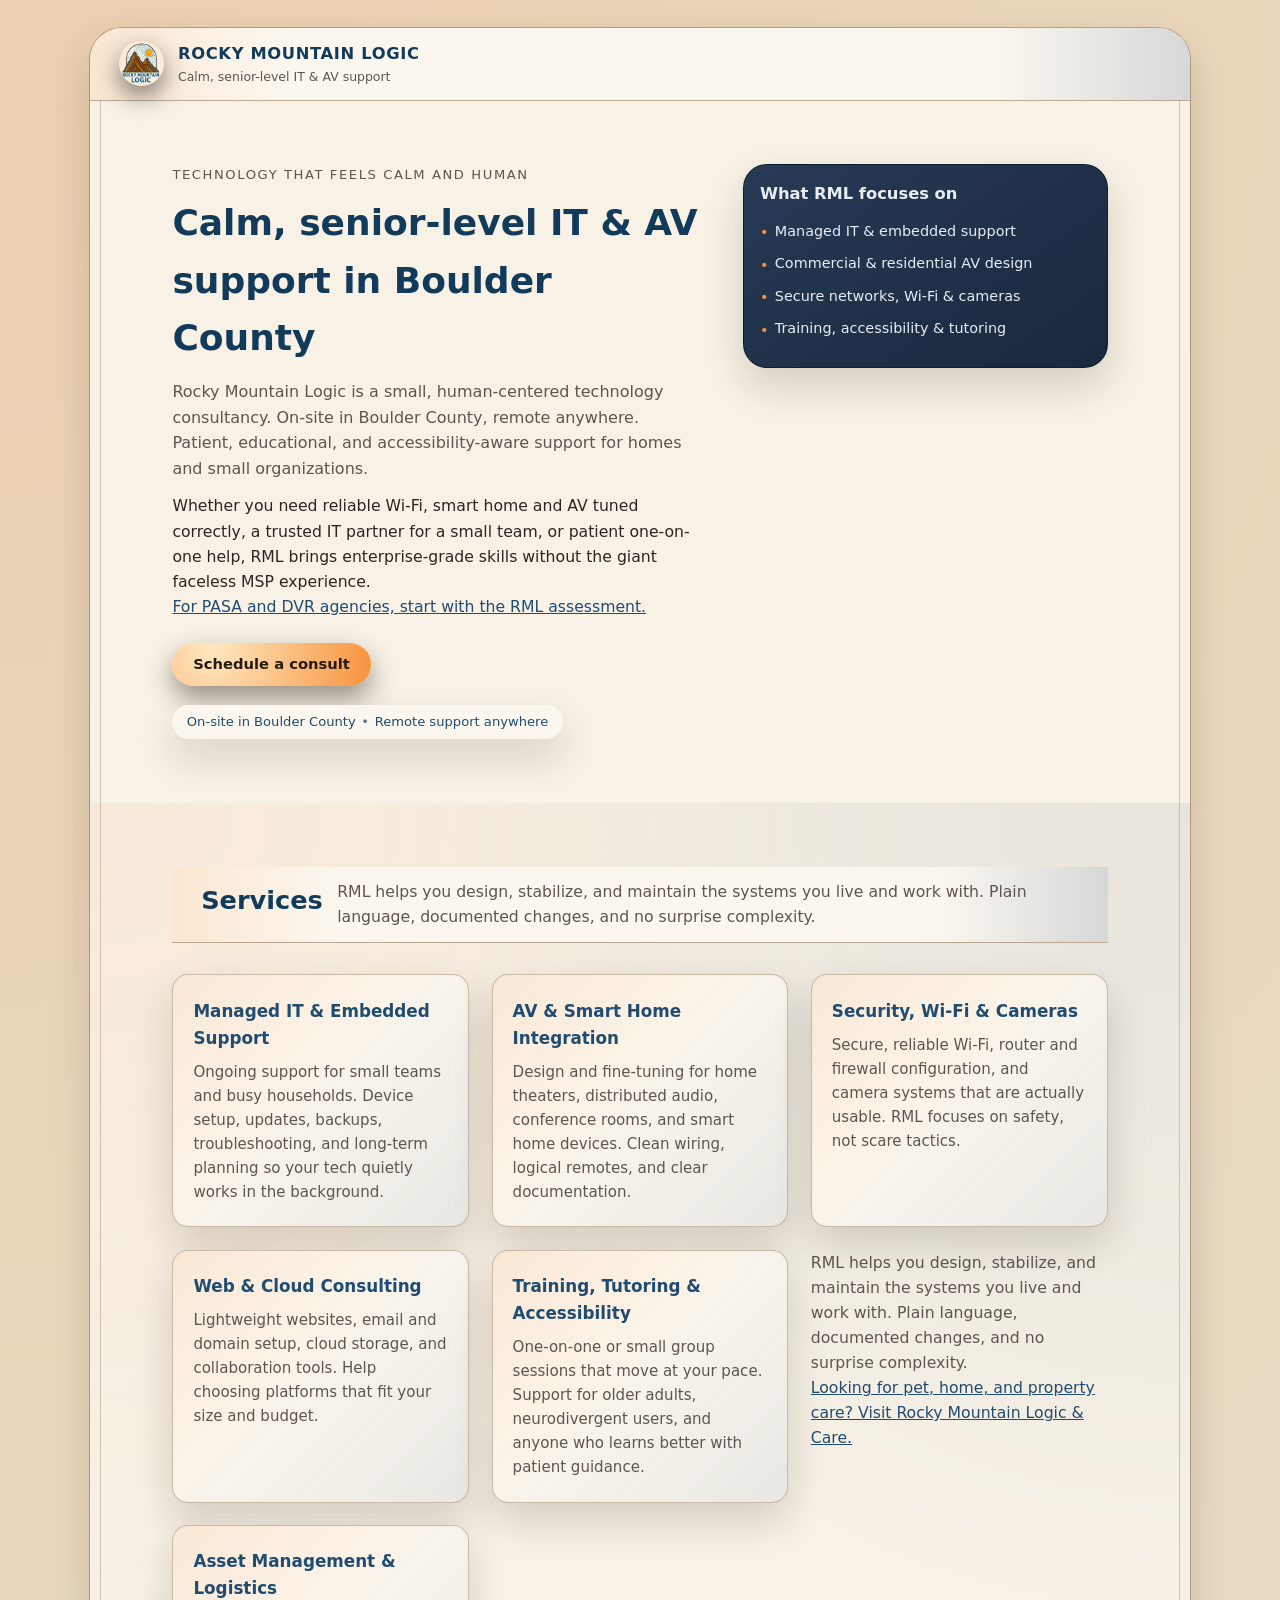
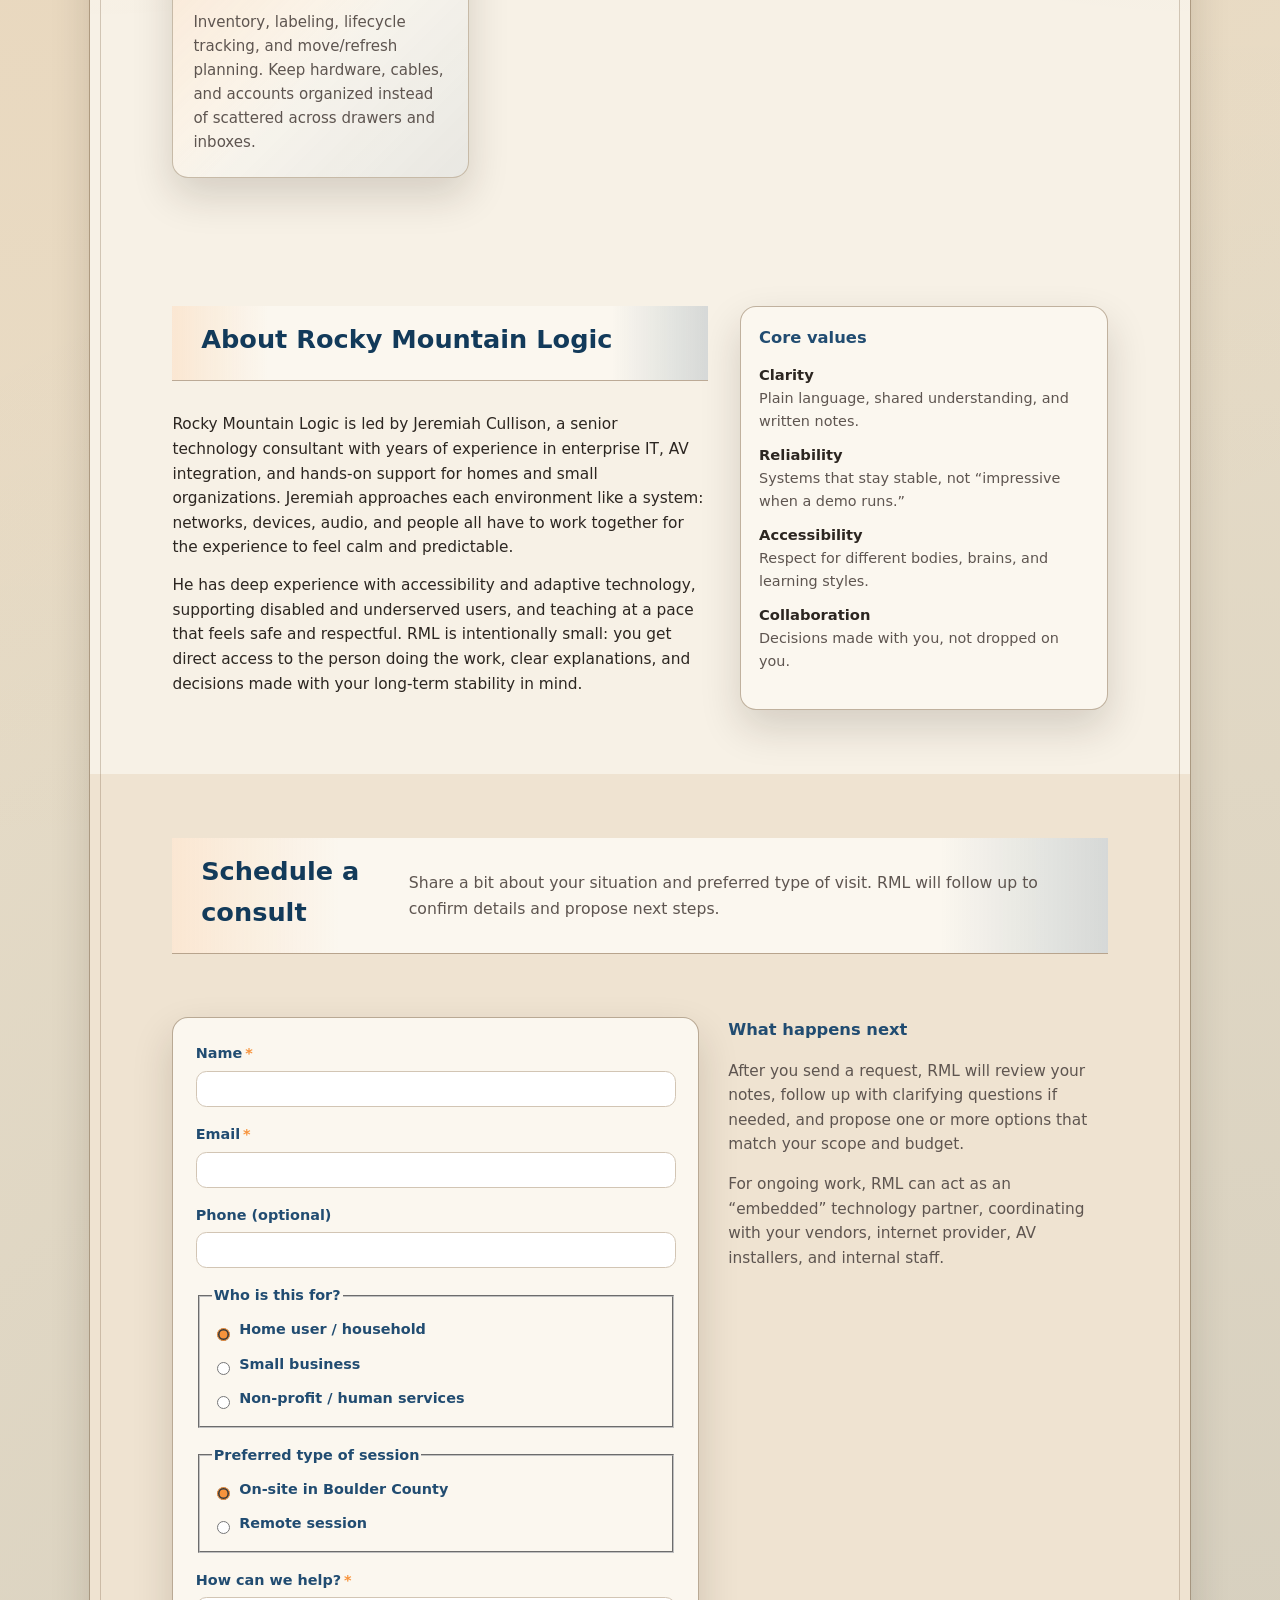
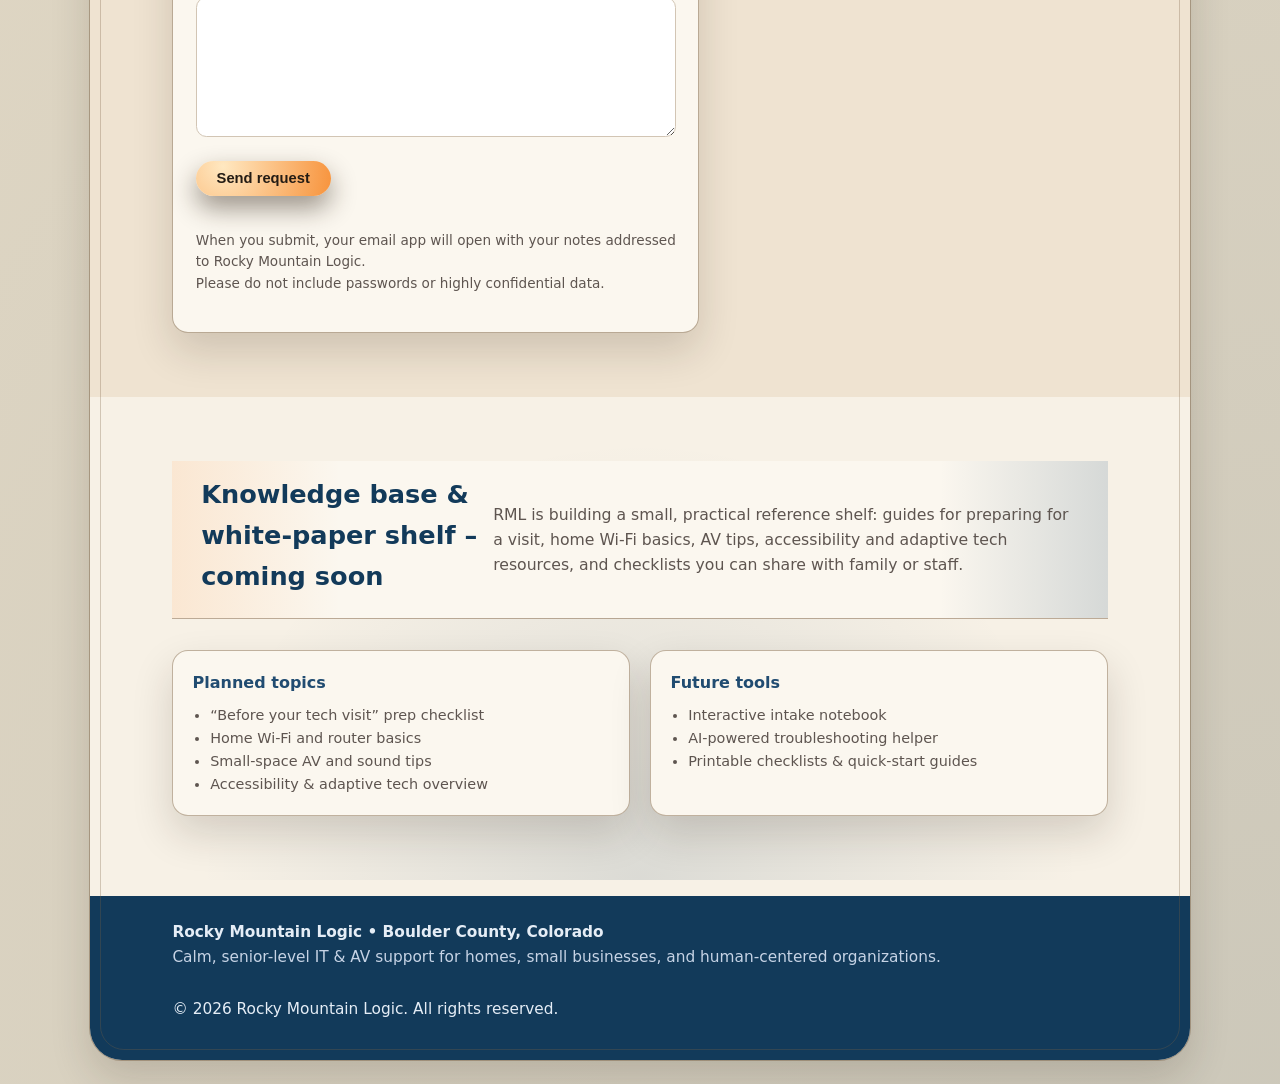
<file: index.html>
<!DOCTYPE html>
<html lang="en">
<head>
  <meta charset="UTF-8" />
  <meta name="viewport" content="width=device-width, initial-scale=1" />
  <title>Rocky Mountain Logic | Calm Senior-Level IT & AV Support</title>
  <meta name="description" content="Rocky Mountain Logic provides calm, senior-level IT and AV consulting, on-site in Boulder County and remote everywhere. Managed IT, AV integration, cybersecurity, training, and accessibility-focused support." />
  <link rel="stylesheet" href="css/styles.css" />
</head>
<body>
  <div class="page-frame">
    <a class="skip-link" href="#main-content">Skip to main content</a>

    <header>
      <img
        src="img/rml-logo-color-256.png"
        alt="Rocky Mountain Logic logo"
        class="logo-img"
      />
      <div class="brand-lines">
        <div class="brand-name">Rocky Mountain Logic</div>
        <div class="brand-tagline">Calm, senior-level IT &amp; AV support</div>
      </div>
    </header>

    <main id="main-content">
      <!-- HOME / HERO SECTION -->
      <section id="home" class="section hero" aria-labelledby="hero-heading" tabindex="-1">
        <div class="container hero-inner">
          <div class="hero-copy">
            <!-- HERO TEXT SAFE TO EDIT -->
            <p class="hero-eyebrow">Technology that feels calm and human</p>
            <h1 id="hero-heading">Calm, senior-level IT &amp; AV support in Boulder County</h1>
            <p class="hero-subtitle">
              Rocky Mountain Logic is a small, human-centered technology consultancy. On-site in Boulder County, remote anywhere. Patient, educational, and accessibility-aware support for homes and small organizations.
            </p>
            <p class="hero-body">
              Whether you need reliable Wi-Fi, smart home and AV tuned correctly, a trusted IT partner for a small team, or patient one-on-one help, RML brings enterprise-grade skills without the giant faceless MSP experience.
              <br />
              <a href="onboarding.html">For PASA and DVR agencies, start with the RML assessment.</a>
            </p>

            <div class="hero-actions">
              <a class="btn btn-primary" href="#contact">Schedule a consult</a>
            </div>

            <div class="hero-strip" aria-label="Service locations">
              <span>On-site in Boulder County</span>
              <span class="hero-dot" aria-hidden="true">•</span>
              <span>Remote support anywhere</span>
            </div>
          </div>

          <aside class="hero-aside" aria-label="At a glance">
            <!-- SAFE TO EDIT BULLETS -->
            <h2 class="hero-aside-heading">What RML focuses on</h2>
            <ul class="hero-list">
              <li>Managed IT & embedded support</li>
              <li>Commercial & residential AV design</li>
              <li>Secure networks, Wi-Fi & cameras</li>
              <li>Training, accessibility & tutoring</li>
            </ul>

            <!-- FUTURE: AI CHAT WIDGET INJECTION POINT -->
            <!-- 
              TODO: Inject AI chat widget script here (e.g., custom LLM assistant).
              The widget container can live inside this aside or below the hero.
            -->
          </aside>
        </div>
      </section>

      <!-- SERVICES SECTION -->
      <section id="services" class="section services" aria-labelledby="services-heading" tabindex="-1">
        <div class="container">
          <!-- SECTION TITLE TEXT SAFE TO EDIT -->
          <header class="section-header">
            <h2 id="services-heading">Services</h2>
            <p class="section-intro">
              RML helps you design, stabilize, and maintain the systems you live and work with. Plain language, documented changes, and no surprise complexity.
            </p>
          </header>

          <div class="services-grid" aria-label="Service list">
            <!-- SERVICE TILE: SAFE TO ADD/REMOVE/COPY -->
            <article class="service-card">
              <h3>Managed IT & Embedded Support</h3>
              <p>
                Ongoing support for small teams and busy households. Device setup, updates, backups, troubleshooting, and long-term planning so your tech quietly works in the background.
              </p>
            </article>

            <article class="service-card">
              <h3>AV & Smart Home Integration</h3>
              <p>
                Design and fine-tuning for home theaters, distributed audio, conference rooms, and smart home devices. Clean wiring, logical remotes, and clear documentation.
              </p>
            </article>

            <article class="service-card">
              <h3>Security, Wi-Fi & Cameras</h3>
              <p>
                Secure, reliable Wi-Fi, router and firewall configuration, and camera systems that are actually usable. RML focuses on safety, not scare tactics.
              </p>
            </article>

            <article class="service-card">
              <h3>Web & Cloud Consulting</h3>
              <p>
                Lightweight websites, email and domain setup, cloud storage, and collaboration tools. Help choosing platforms that fit your size and budget.
              </p>
            </article>

            <article class="service-card">
              <h3>Training, Tutoring & Accessibility</h3>
              <p>
                One-on-one or small group sessions that move at your pace. Support for older adults, neurodivergent users, and anyone who learns better with patient guidance.
              </p>
            </article>
<p class="section-intro">
  RML helps you design, stabilize, and maintain the systems you live and work with.
  Plain language, documented changes, and no surprise complexity.
  <br />
  <a href="care.html">Looking for pet, home, and property care? Visit Rocky Mountain Logic &amp; Care.</a>
</p>
            <article class="service-card">
              <h3>Asset Management & Logistics</h3>
              <p>
                Inventory, labeling, lifecycle tracking, and move/refresh planning. Keep hardware, cables, and accounts organized instead of scattered across drawers and inboxes.
              </p>
            </article>
          </div>
        </div>
      </section>

      <!-- ABOUT SECTION -->
      <section id="about" class="section about" aria-labelledby="about-heading" tabindex="-1">
        <div class="container about-inner">
          <div class="about-main">
            <!-- BIO TEXT SAFE TO EDIT -->
            <header class="section-header">
              <h2 id="about-heading">About Rocky Mountain Logic</h2>
            </header>
            <p>
              Rocky Mountain Logic is led by Jeremiah Cullison, a senior technology consultant with years of experience in enterprise IT, AV integration, and hands-on support for homes and small organizations.
              Jeremiah approaches each environment like a system: networks, devices, audio, and people all have to work together for the experience to feel calm and predictable.
            </p>
            <p>
              He has deep experience with accessibility and adaptive technology, supporting disabled and underserved users, and teaching at a pace that feels safe and respectful. RML is intentionally small:
              you get direct access to the person doing the work, clear explanations, and decisions made with your long-term stability in mind.
            </p>
          </div>

          <aside class="about-aside" aria-label="Core values">
            <!-- VALUES LIST SAFE TO EDIT -->
            <h3>Core values</h3>
            <ul class="values-list">
              <li><span class="value-label">Clarity</span><span class="value-desc">Plain language, shared understanding, and written notes.</span></li>
              <li><span class="value-label">Reliability</span><span class="value-desc">Systems that stay stable, not “impressive when a demo runs.”</span></li>
              <li><span class="value-label">Accessibility</span><span class="value-desc">Respect for different bodies, brains, and learning styles.</span></li>
              <li><span class="value-label">Collaboration</span><span class="value-desc">Decisions made with you, not dropped on you.</span></li>
            </ul>
          </aside>
        </div>
      </section>

      <!-- CONTACT / SIMPLE SCHEDULING SECTION -->
      <section id="contact" class="section contact" aria-labelledby="contact-heading" tabindex="-1">
        <div class="container contact-inner">
          <header class="section-header">
            <!-- CONTACT TEXT SAFE TO EDIT -->
            <h2 id="contact-heading">Schedule a consult</h2>
            <p class="section-intro">
              Share a bit about your situation and preferred type of visit. RML will follow up to confirm details and propose next steps.
            </p>
          </header>

          <div class="contact-layout">
            <form
              id="contact-form"
              class="contact-form"
              action="mailto:info@rockymountainlogic.co?subject=New%20RML%20consult%20request"
              method="post"
              enctype="text/plain"
              novalidate
            >
              <!--
                NOTE:
                This form uses a mailto: action so that submissions open the visitor's email app
                with the form content addressed to info@rockymountainlogic.co.
                No third-party service is involved; the user sends the email directly.
              -->

              <div class="field-group">
                <label for="name">Name<span class="required-indicator" aria-hidden="true">*</span></label>
                <input type="text" id="name" name="Name" required autocomplete="name" />
              </div>

              <div class="field-group">
                <label for="email">Email<span class="required-indicator" aria-hidden="true">*</span></label>
                <input type="email" id="email" name="Email" required autocomplete="email" />
              </div>

              <div class="field-group">
                <label for="phone">Phone (optional)</label>
                <input type="tel" id="phone" name="Phone" autocomplete="tel" />
              </div>

              <fieldset class="field-group">
                <legend>Who is this for?</legend>
                <!-- SAFE TO EDIT OPTIONS -->
                <div class="choice-group">
                  <div class="choice-item">
                    <input type="radio" id="client-type-home" name="Client type" value="Home user / household" checked />
                    <label for="client-type-home">Home user / household</label>
                  </div>
                  <div class="choice-item">
                    <input type="radio" id="client-type-small-biz" name="Client type" value="Small business" />
                    <label for="client-type-small-biz">Small business</label>
                  </div>
                  <div class="choice-item">
                    <input type="radio" id="client-type-nonprofit" name="Client type" value="Non-profit / human services" />
                    <label for="client-type-nonprofit">Non-profit / human services</label>
                  </div>
                </div>
              </fieldset>

              <fieldset class="field-group">
                <legend>Preferred type of session</legend>
                <div class="choice-group">
                  <div class="choice-item">
                    <input type="radio" id="session-onsite" name="Session type" value="On-site in Boulder County" checked />
                    <label for="session-onsite">On-site in Boulder County</label>
                  </div>
                  <div class="choice-item">
                    <input type="radio" id="session-remote" name="Session type" value="Remote session" />
                    <label for="session-remote">Remote session</label>
                  </div>
                </div>
              </fieldset>

              <div class="field-group">
                <label for="message">How can we help?<span class="required-indicator" aria-hidden="true">*</span></label>
                <textarea id="message" name="Message" rows="5" required></textarea>
              </div>

              <button type="submit" class="btn btn-primary">Send request</button>

              <p id="form-status" class="form-status" role="status" aria-live="polite"></p>

              <p class="contact-note">
                When you submit, your email app will open with your notes addressed to Rocky Mountain Logic.<br />
                Please do not include passwords or highly confidential data.
              </p>
            </form>

            <aside class="contact-aside" aria-label="Alternative contact and future tools">
              <!-- SIDE TEXT SAFE TO EDIT -->
              <h3>What happens next</h3>
              <p>
                After you send a request, RML will review your notes, follow up with clarifying questions if needed, and propose one or more options that match your scope and budget.
              </p>
              <p>
                For ongoing work, RML can act as an “embedded” technology partner, coordinating with your vendors, internet provider, AV installers, and internal staff.
              </p>

              <!-- FUTURE: SCHEDULING / CALENDLY EMBED -->
              <!--
                TODO: Embed scheduling widget (e.g., Calendly or Cal.com) here.
                Example:
                <div id="scheduling-embed"></div>
                <script src="https://calendly.com/..." async></script>
              -->
            </aside>
          </div>
        </div>
      </section>

      <!-- KNOWLEDGE BASE COMING SOON -->
      <section id="knowledge-base" class="section knowledge-base" aria-labelledby="kb-heading" tabindex="-1">
        <div class="container">
          <header class="section-header">
            <!-- KB TEXT SAFE TO EDIT -->
            <h2 id="kb-heading">Knowledge base &amp; white-paper shelf – coming soon</h2>
            <p class="section-intro">
              RML is building a small, practical reference shelf: guides for preparing for a visit, home Wi-Fi basics, AV tips, accessibility and adaptive tech resources, and checklists you can share with family or staff.
            </p>
          </header>

          <div class="kb-cards">
            <article class="kb-card">
              <h3>Planned topics</h3>
              <ul>
                <li>“Before your tech visit” prep checklist</li>
                <li>Home Wi-Fi and router basics</li>
                <li>Small-space AV and sound tips</li>
                <li>Accessibility &amp; adaptive tech overview</li>
              </ul>
            </article>

            <article class="kb-card">
              <h3>Future tools</h3>
              <ul>
                <li>Interactive intake notebook</li>
                <li>AI-powered troubleshooting helper</li>
                <li>Printable checklists &amp; quick-start guides</li>
              </ul>
            </article>
          </div>

          <!-- FUTURE: INTAKE NOTEBOOK ENTRY POINT -->
          <!--
            TODO: Add “Open notebook” button and route it to a future app flow.
            This can mount a SPA or a dedicated intake subpage.
          -->
        </div>
      </section>
    </main>

    <footer class="site-footer">
      <div class="container footer-inner">
        <!-- FOOTER TEXT SAFE TO EDIT -->
        <div class="footer-main">
          <p class="footer-brand">Rocky Mountain Logic &bull; Boulder County, Colorado</p>
          <p class="footer-copy">
            Calm, senior-level IT &amp; AV support for homes, small businesses, and human-centered organizations.
          </p>
        </div>
        <div class="footer-meta">
          <p>&copy; <span id="year"></span> Rocky Mountain Logic. All rights reserved.</p>
        </div>
      </div>
    </footer>
  </div>

  <!-- FUTURE: GLOBAL CHAT WIDGET / ANALYTICS SCRIPTS -->
  <!--
    TODO: Insert analytics (privacy-respecting) or a global chat widget script here.
    Keep performance and accessibility in mind when adding third-party code.
  -->

  <script src="js/main.js"></script>
</body>
</html>
</file>
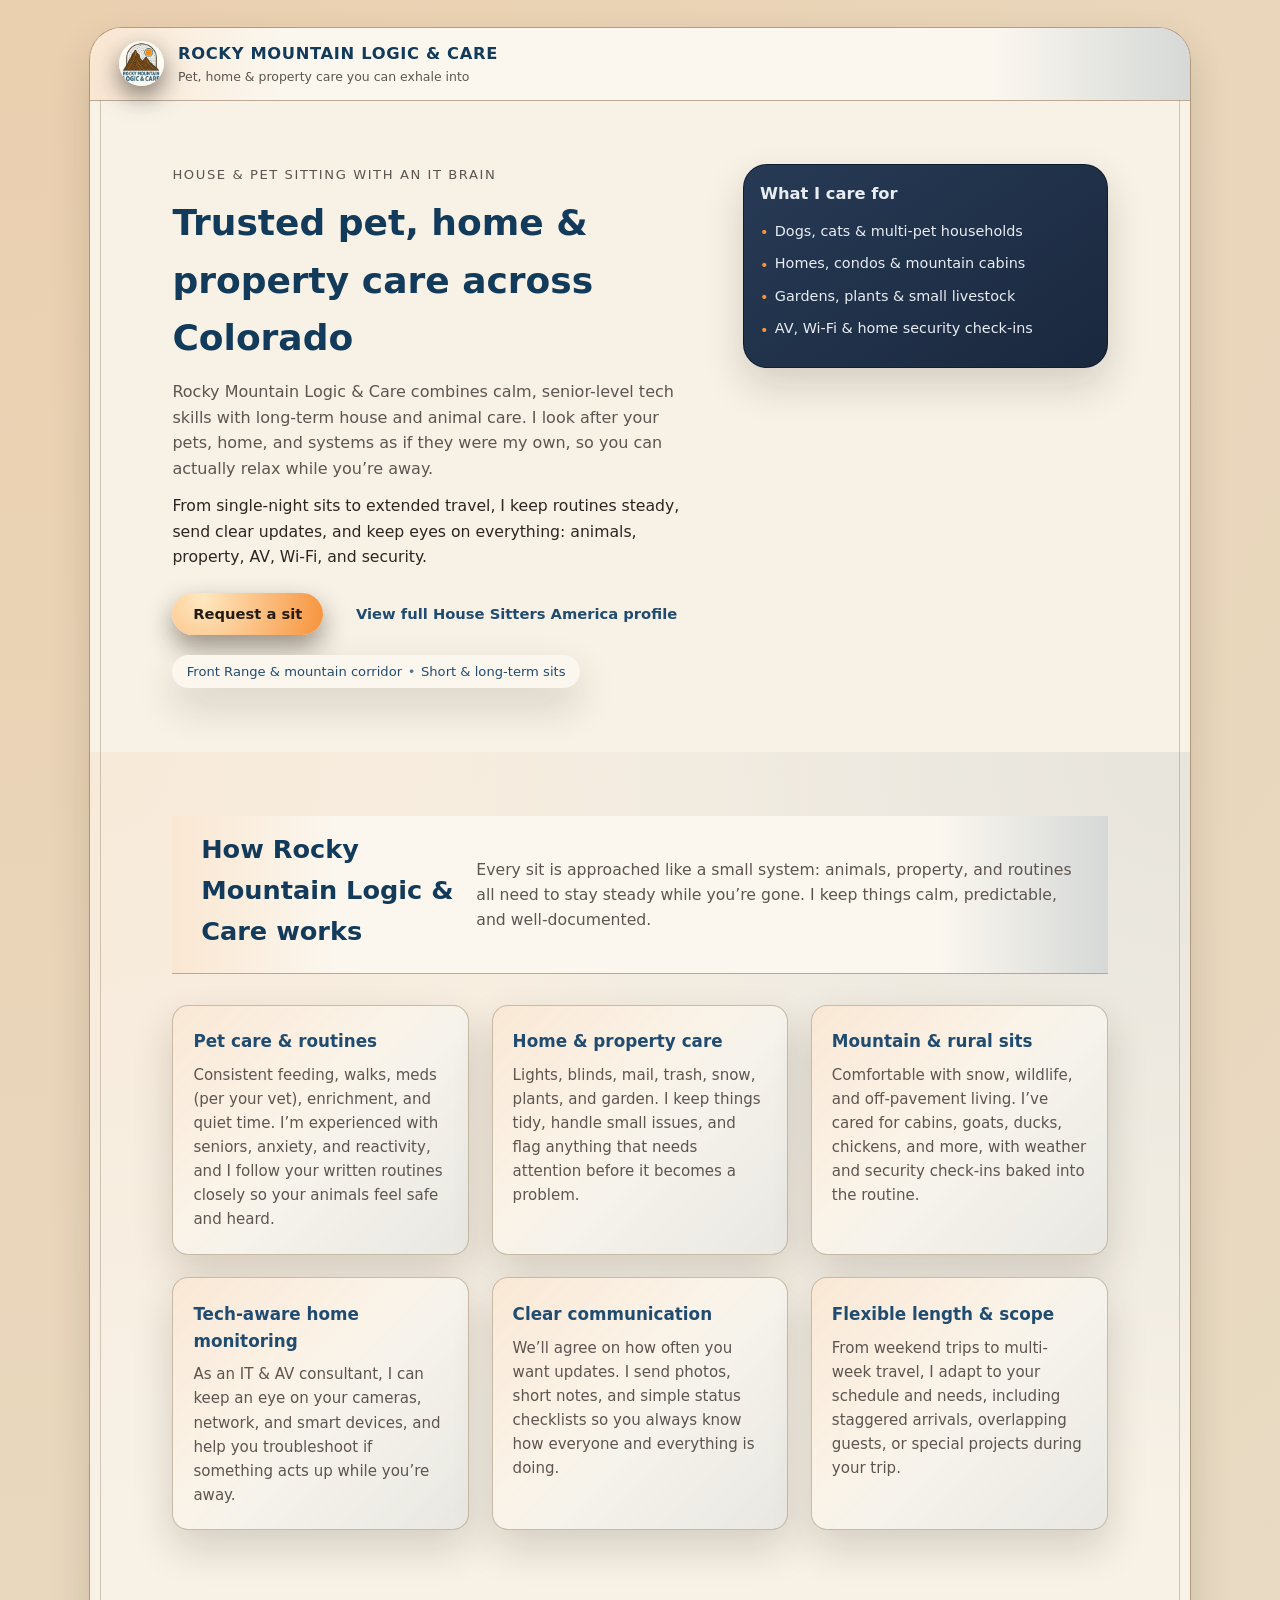
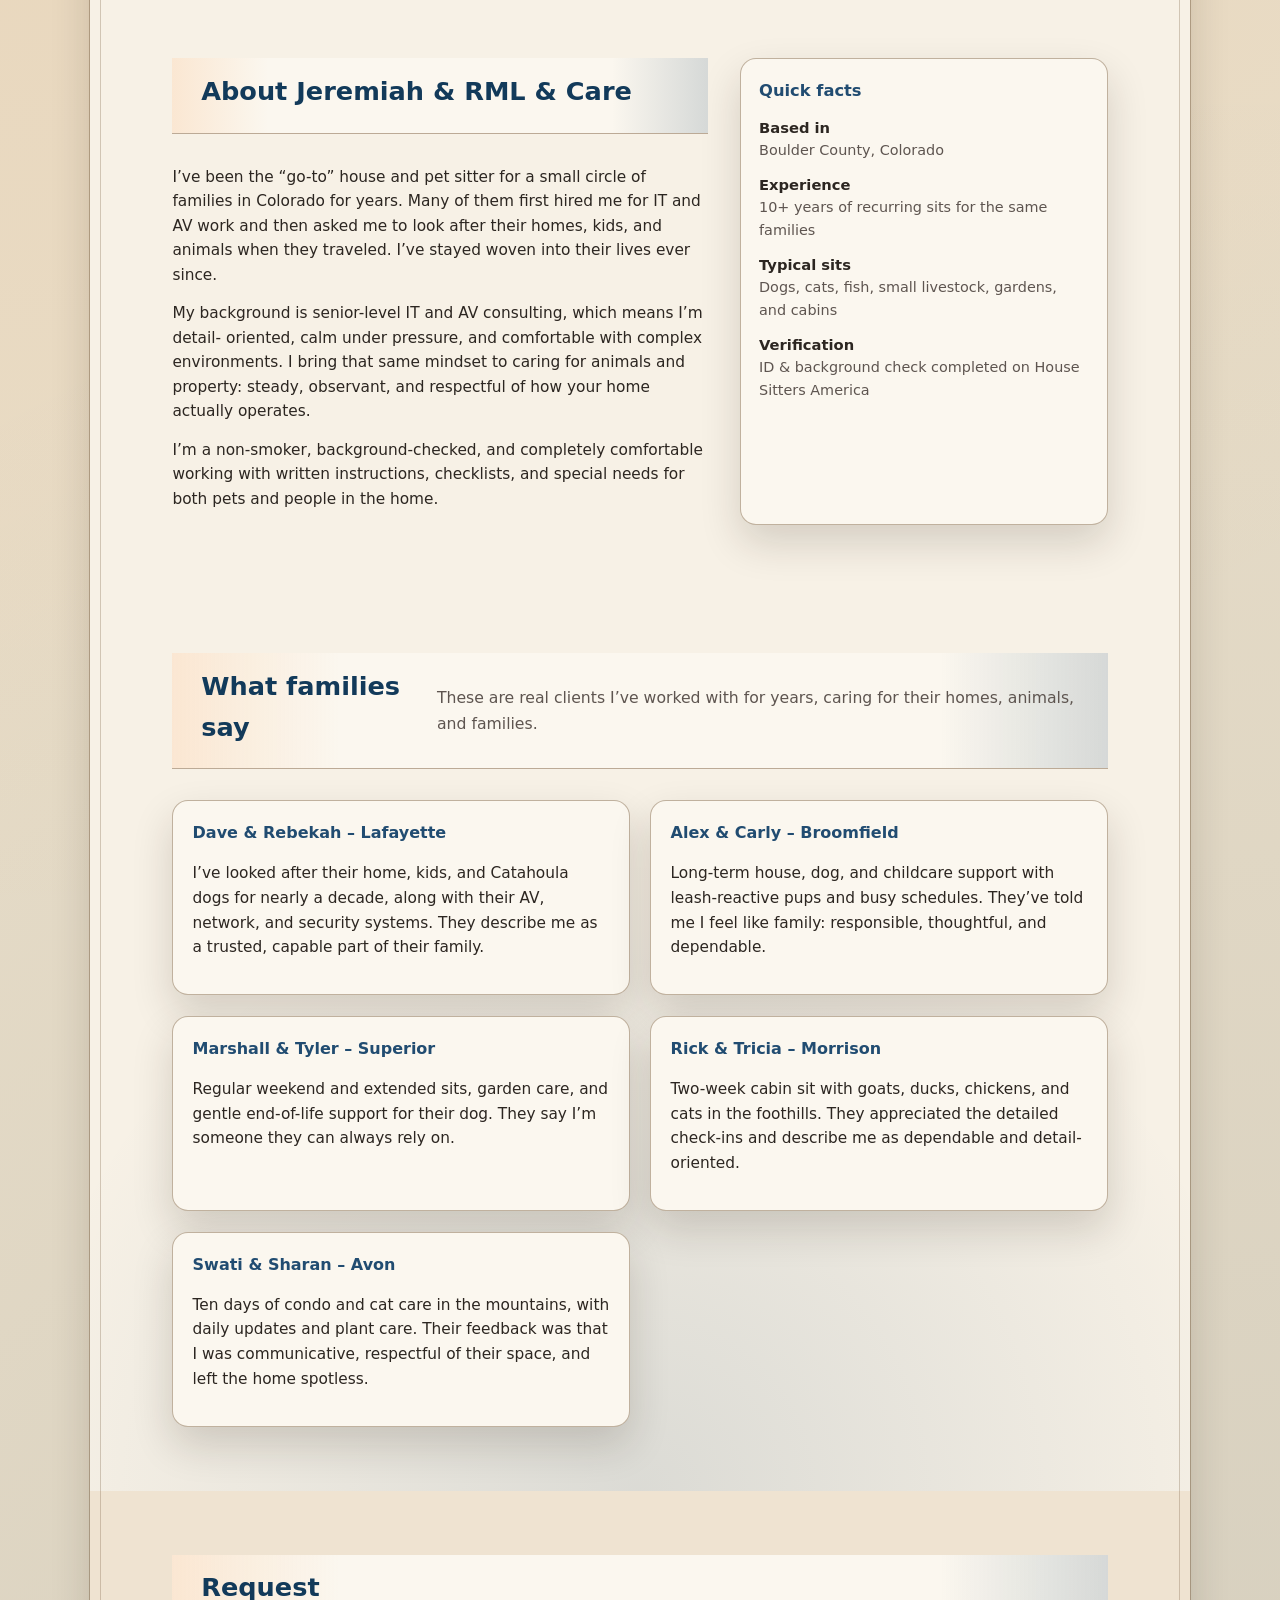
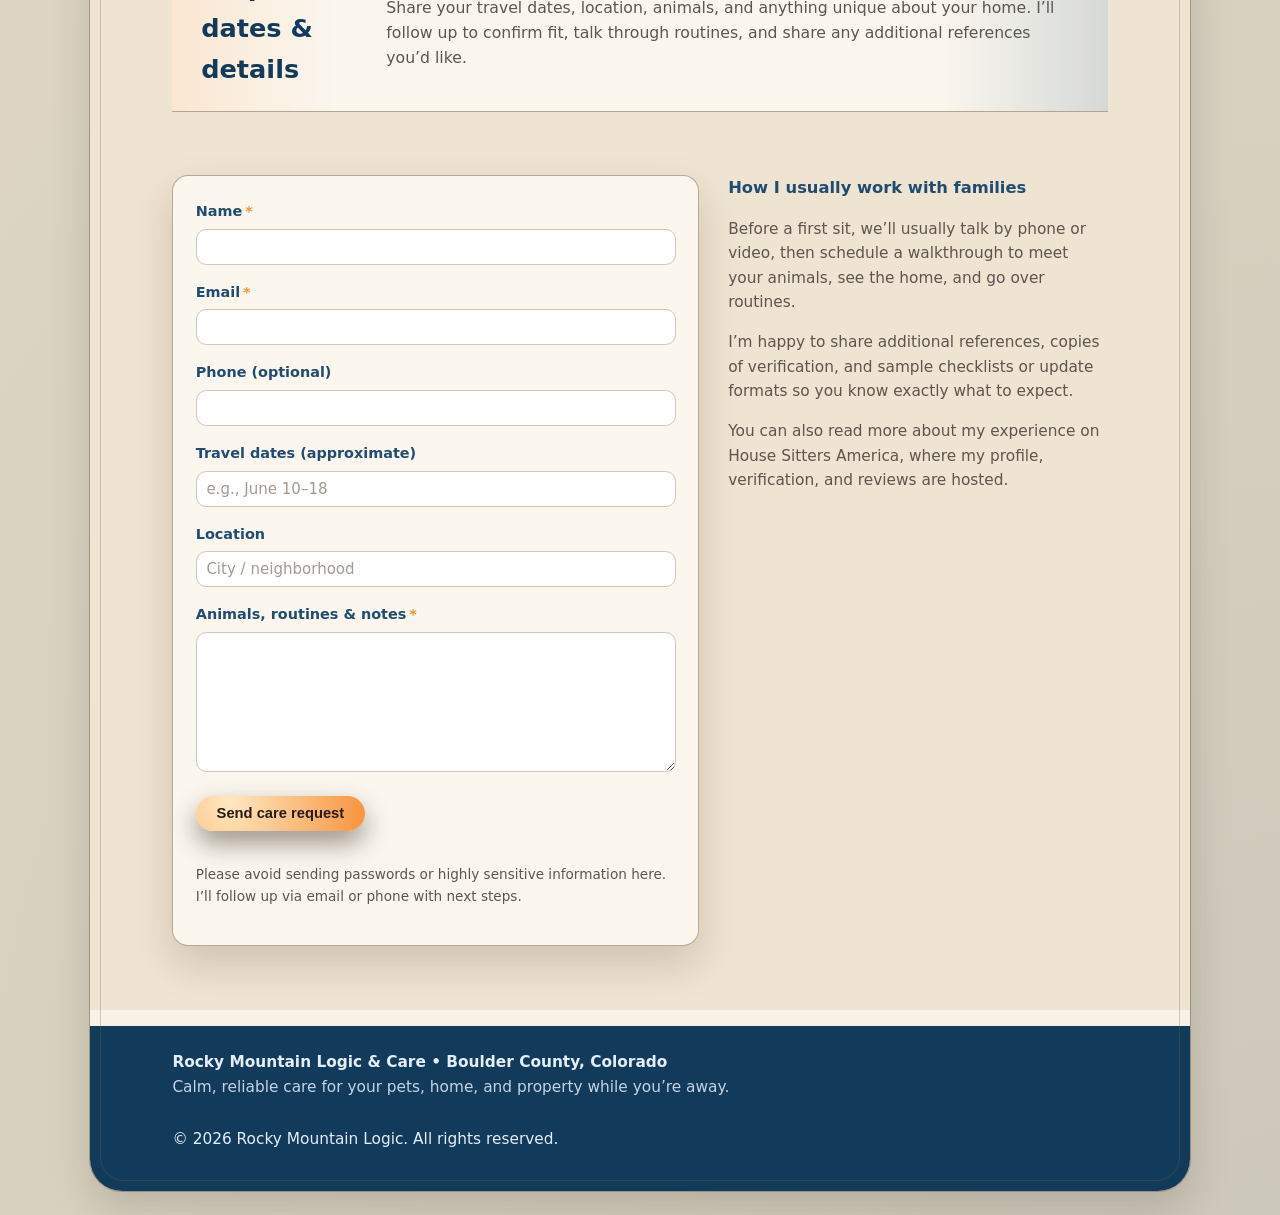
<file: care.html>
<!DOCTYPE html>
<html lang="en">
<head>
  <meta charset="UTF-8" />
  <meta name="viewport" content="width=device-width, initial-scale=1" />
  <title>Rocky Mountain Logic & Care | Trusted Pet, Home & Property Care</title>
  <meta name="description" content="Rocky Mountain Logic & Care provides trusted, long-term pet, home, and property care across Colorado. Thoughtful house-sitting, animal care, and property maintenance backed by years of references." />
  <link rel="stylesheet" href="css/styles.css" />
</head>
<body>
  <div class="page-frame">
    <a class="skip-link" href="#main-content">Skip to main content</a>

    <header>
      <!-- RML & CARE LOGO -->
      <img
        src="img/rml-logic-care-logo.png"
        alt="Rocky Mountain Logic & Care logo"
        class="logo-img"
      />
      <div class="brand-lines">
        <div class="brand-name">Rocky Mountain Logic &amp; Care</div>
        <div class="brand-tagline">Pet, home &amp; property care you can exhale into</div>
      </div>
    </header>

    <main id="main-content">
      <!-- HERO -->
      <section id="home" class="section hero" aria-labelledby="hero-heading" tabindex="-1">
        <div class="container hero-inner">
          <div class="hero-copy">
            <p class="hero-eyebrow">House &amp; pet sitting with an IT brain</p>
            <h1 id="hero-heading">Trusted pet, home &amp; property care across Colorado</h1>
            <p class="hero-subtitle">
              Rocky Mountain Logic &amp; Care combines calm, senior-level tech skills with
              long-term house and animal care. I look after your pets, home, and systems as if
              they were my own, so you can actually relax while you’re away.
            </p>
            <p class="hero-body">
              From single-night sits to extended travel, I keep routines steady, send clear
              updates, and keep eyes on everything: animals, property, AV, Wi-Fi, and security.
            </p>

            <div class="hero-actions">
              <a class="btn btn-primary" href="#contact">Request a sit</a>
              <a class="btn btn-link" href="https://www.housesittersamerica.com/house-sitter-pet-sitter/668222/jeremiah-trusted-property-pet-care" target="_blank" rel="noopener">
                View full House Sitters America profile
              </a>
            </div>

            <div class="hero-strip" aria-label="Service locations">
              <span>Front Range &amp; mountain corridor</span>
              <span class="hero-dot" aria-hidden="true">•</span>
              <span>Short &amp; long-term sits</span>
            </div>
          </div>

          <aside class="hero-aside" aria-label="At a glance">
            <h2 class="hero-aside-heading">What I care for</h2>
            <ul class="hero-list">
              <li>Dogs, cats &amp; multi-pet households</li>
              <li>Homes, condos &amp; mountain cabins</li>
              <li>Gardens, plants &amp; small livestock</li>
              <li>AV, Wi-Fi &amp; home security check-ins</li>
            </ul>
          </aside>
        </div>
      </section>

      <!-- SERVICES / OFFERINGS -->
      <section id="services" class="section services" aria-labelledby="services-heading" tabindex="-1">
        <div class="container">
          <header class="section-header">
            <h2 id="services-heading">How Rocky Mountain Logic &amp; Care works</h2>
            <p class="section-intro">
              Every sit is approached like a small system: animals, property, and routines
              all need to stay steady while you’re gone. I keep things calm, predictable,
              and well-documented.
            </p>
          </header>

          <div class="services-grid" aria-label="Service list">
            <article class="service-card">
              <h3>Pet care &amp; routines</h3>
              <p>
                Consistent feeding, walks, meds (per your vet), enrichment, and quiet time.
                I’m experienced with seniors, anxiety, and reactivity, and I follow your
                written routines closely so your animals feel safe and heard.
              </p>
            </article>

            <article class="service-card">
              <h3>Home &amp; property care</h3>
              <p>
                Lights, blinds, mail, trash, snow, plants, and garden. I keep things tidy,
                handle small issues, and flag anything that needs attention before it
                becomes a problem.
              </p>
            </article>

            <article class="service-card">
              <h3>Mountain &amp; rural sits</h3>
              <p>
                Comfortable with snow, wildlife, and off-pavement living. I’ve cared for
                cabins, goats, ducks, chickens, and more, with weather and security
                check-ins baked into the routine.
              </p>
            </article>

            <article class="service-card">
              <h3>Tech-aware home monitoring</h3>
              <p>
                As an IT &amp; AV consultant, I can keep an eye on your cameras, network,
                and smart devices, and help you troubleshoot if something acts up while
                you’re away.
              </p>
            </article>

            <article class="service-card">
              <h3>Clear communication</h3>
              <p>
                We’ll agree on how often you want updates. I send photos, short notes, and
                simple status checklists so you always know how everyone and everything is doing.
              </p>
            </article>

            <article class="service-card">
              <h3>Flexible length &amp; scope</h3>
              <p>
                From weekend trips to multi-week travel, I adapt to your schedule and
                needs, including staggered arrivals, overlapping guests, or special
                projects during your trip.
              </p>
            </article>
          </div>
        </div>
      </section>

      <!-- ABOUT -->
      <section id="about" class="section about" aria-labelledby="about-heading" tabindex="-1">
        <div class="container about-inner">
          <div class="about-main">
            <header class="section-header">
              <h2 id="about-heading">About Jeremiah &amp; RML &amp; Care</h2>
            </header>
            <p>
              I’ve been the “go-to” house and pet sitter for a small circle of families
              in Colorado for years. Many of them first hired me for IT and AV work and
              then asked me to look after their homes, kids, and animals when they
              traveled. I’ve stayed woven into their lives ever since.
            </p>
            <p>
              My background is senior-level IT and AV consulting, which means I’m detail-
              oriented, calm under pressure, and comfortable with complex environments.
              I bring that same mindset to caring for animals and property: steady,
              observant, and respectful of how your home actually operates.
            </p>
            <p>
              I’m a non-smoker, background-checked, and completely comfortable working with
              written instructions, checklists, and special needs for both pets and
              people in the home.
            </p>
          </div>

          <aside class="about-aside" aria-label="Quick facts">
            <h3>Quick facts</h3>
            <ul class="values-list">
              <li>
                <span class="value-label">Based in</span>
                <span class="value-desc">Boulder County, Colorado</span>
              </li>
              <li>
                <span class="value-label">Experience</span>
                <span class="value-desc">10+ years of recurring sits for the same families</span>
              </li>
              <li>
                <span class="value-label">Typical sits</span>
                <span class="value-desc">Dogs, cats, fish, small livestock, gardens, and cabins</span>
              </li>
              <li>
                <span class="value-label">Verification</span>
                <span class="value-desc">ID &amp; background check completed on House Sitters America</span>
              </li>
            </ul>
          </aside>
        </div>
      </section>

      <!-- TESTIMONIALS -->
      <section id="testimonials" class="section knowledge-base" aria-labelledby="testimonials-heading" tabindex="-1">
        <div class="container">
          <header class="section-header">
            <h2 id="testimonials-heading">What families say</h2>
            <p class="section-intro">
              These are real clients I’ve worked with for years, caring for their homes,
              animals, and families.
            </p>
          </header>

          <div class="kb-cards">
            <article class="kb-card">
              <h3>Dave &amp; Rebekah – Lafayette</h3>
              <p>
                I’ve looked after their home, kids, and Catahoula dogs for nearly a
                decade, along with their AV, network, and security systems. They describe
                me as a trusted, capable part of their family.
              </p>
            </article>

            <article class="kb-card">
              <h3>Alex &amp; Carly – Broomfield</h3>
              <p>
                Long-term house, dog, and childcare support with leash-reactive pups and
                busy schedules. They’ve told me I feel like family: responsible,
                thoughtful, and dependable.
              </p>
            </article>

            <article class="kb-card">
              <h3>Marshall &amp; Tyler – Superior</h3>
              <p>
                Regular weekend and extended sits, garden care, and gentle end-of-life
                support for their dog. They say I’m someone they can always rely on.
              </p>
            </article>

            <article class="kb-card">
              <h3>Rick &amp; Tricia – Morrison</h3>
              <p>
                Two-week cabin sit with goats, ducks, chickens, and cats in the
                foothills. They appreciated the detailed check-ins and describe me as
                dependable and detail-oriented.
              </p>
            </article>

            <article class="kb-card">
              <h3>Swati &amp; Sharan – Avon</h3>
              <p>
                Ten days of condo and cat care in the mountains, with daily updates and
                plant care. Their feedback was that I was communicative, respectful of
                their space, and left the home spotless.
              </p>
            </article>
          </div>
        </div>
      </section>

      <!-- CONTACT -->
      <section id="contact" class="section contact" aria-labelledby="contact-heading" tabindex="-1">
        <div class="container contact-inner">
          <header class="section-header">
            <h2 id="contact-heading">Request dates &amp; details</h2>
            <p class="section-intro">
              Share your travel dates, location, animals, and anything unique about your
              home. I’ll follow up to confirm fit, talk through routines, and share any
              additional references you’d like.
            </p>
          </header>

          <div class="contact-layout">
            <form id="contact-form" class="contact-form" action="#" method="post" novalidate>
              <div class="field-group">
                <label for="name">Name<span class="required-indicator" aria-hidden="true">*</span></label>
                <input type="text" id="name" name="name" required autocomplete="name" />
              </div>

              <div class="field-group">
                <label for="email">Email<span class="required-indicator" aria-hidden="true">*</span></label>
                <input type="email" id="email" name="email" required autocomplete="email" />
              </div>

              <div class="field-group">
                <label for="phone">Phone (optional)</label>
                <input type="tel" id="phone" name="phone" autocomplete="tel" />
              </div>

              <div class="field-group">
                <label for="dates">Travel dates (approximate)</label>
                <input type="text" id="dates" name="dates" placeholder="e.g., June 10–18" />
              </div>

              <div class="field-group">
                <label for="location">Location</label>
                <input type="text" id="location" name="location" placeholder="City / neighborhood" />
              </div>

              <div class="field-group">
                <label for="message">Animals, routines &amp; notes<span class="required-indicator" aria-hidden="true">*</span></label>
                <textarea id="message" name="message" rows="5" required></textarea>
              </div>

              <button type="submit" class="btn btn-primary">Send care request</button>

              <p id="form-status" class="form-status" role="status" aria-live="polite"></p>

              <p class="contact-note">
                Please avoid sending passwords or highly sensitive information here.
                I’ll follow up via email or phone with next steps.
              </p>
            </form>

            <aside class="contact-aside" aria-label="More ways to connect">
              <h3>How I usually work with families</h3>
              <p>
                Before a first sit, we’ll usually talk by phone or video, then schedule
                a walkthrough to meet your animals, see the home, and go over routines.
              </p>
              <p>
                I’m happy to share additional references, copies of verification, and
                sample checklists or update formats so you know exactly what to expect.
              </p>
              <p>
                You can also read more about my experience on House Sitters America,
                where my profile, verification, and reviews are hosted.
              </p>
            </aside>
          </div>
        </div>
      </section>
    </main>

    <footer class="site-footer">
      <div class="container footer-inner">
        <div class="footer-main">
          <p class="footer-brand">Rocky Mountain Logic &amp; Care &bull; Boulder County, Colorado</p>
          <p class="footer-copy">
            Calm, reliable care for your pets, home, and property while you’re away.
          </p>
        </div>
        <div class="footer-meta">
          <p>&copy; <span id="year"></span> Rocky Mountain Logic. All rights reserved.</p>
        </div>
      </div>
    </footer>
  </div>

  <script src="js/main.js"></script>
</body>
</html>
</file>
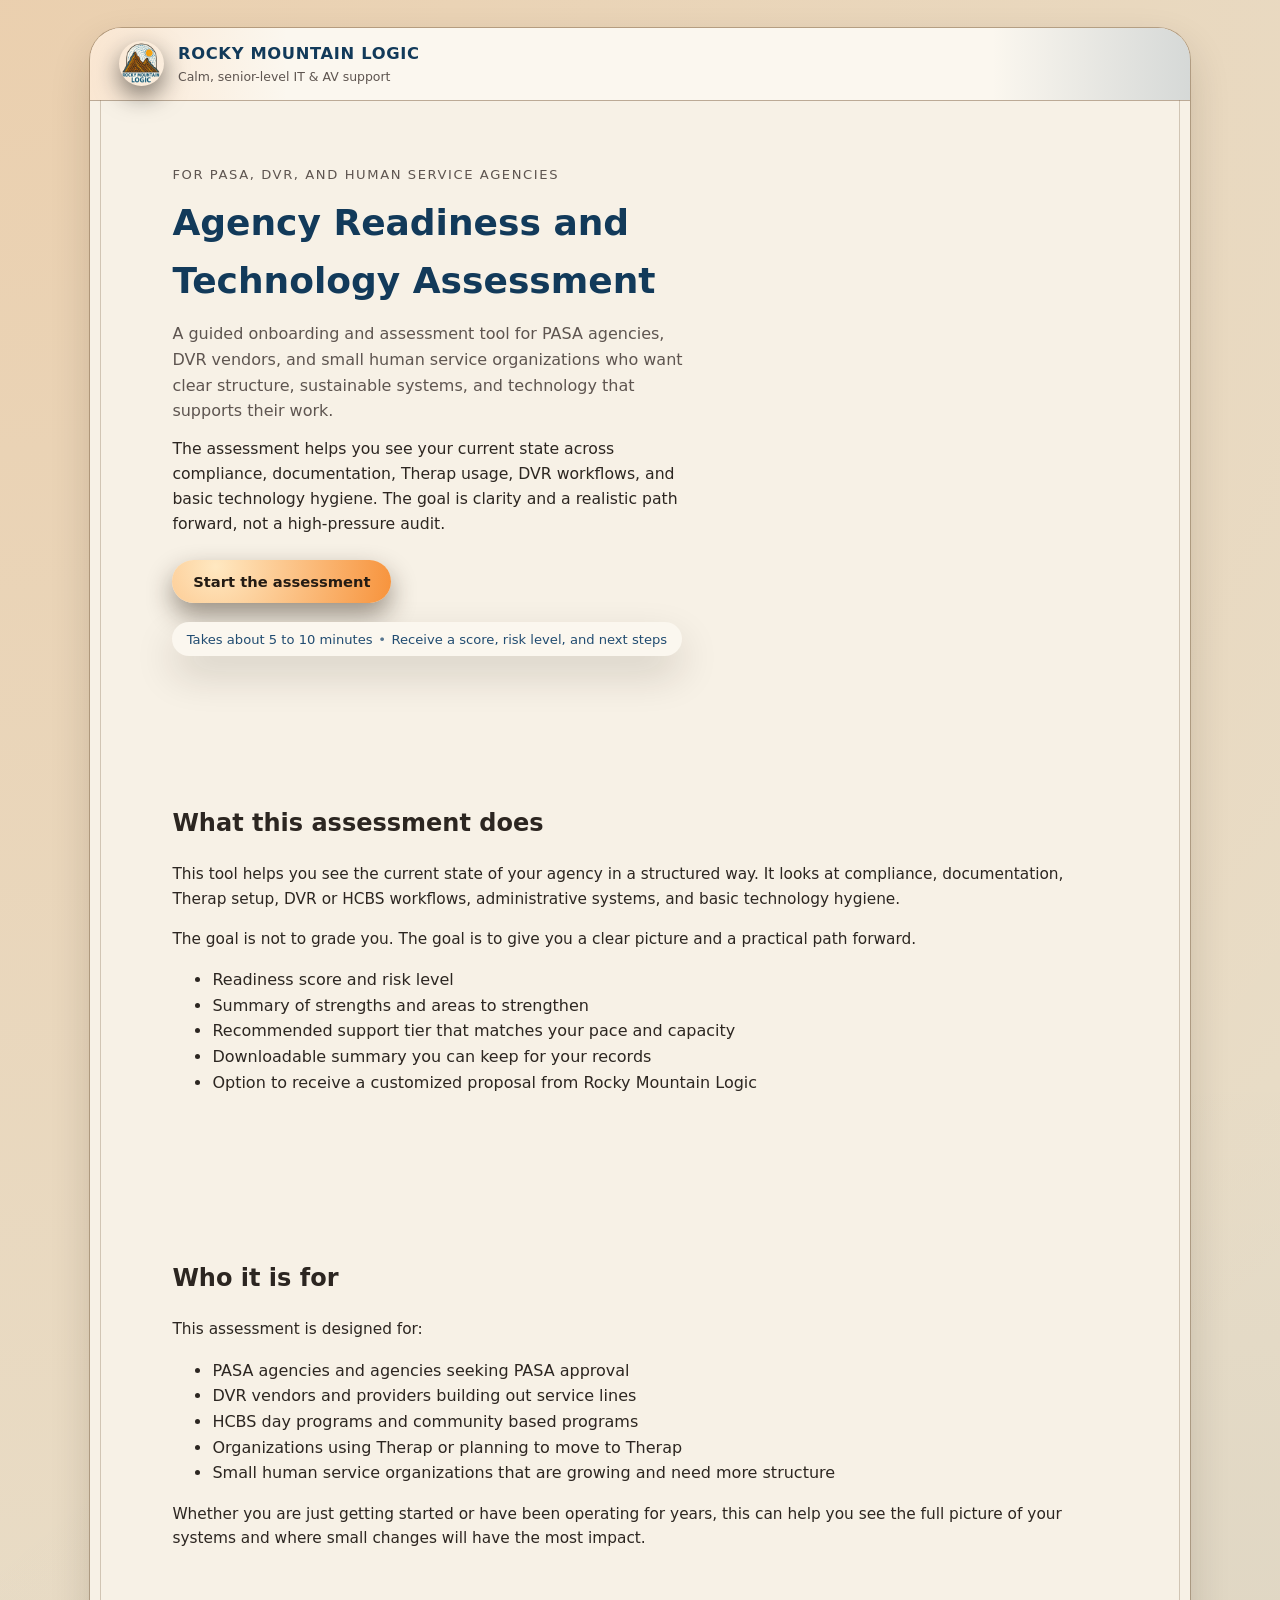
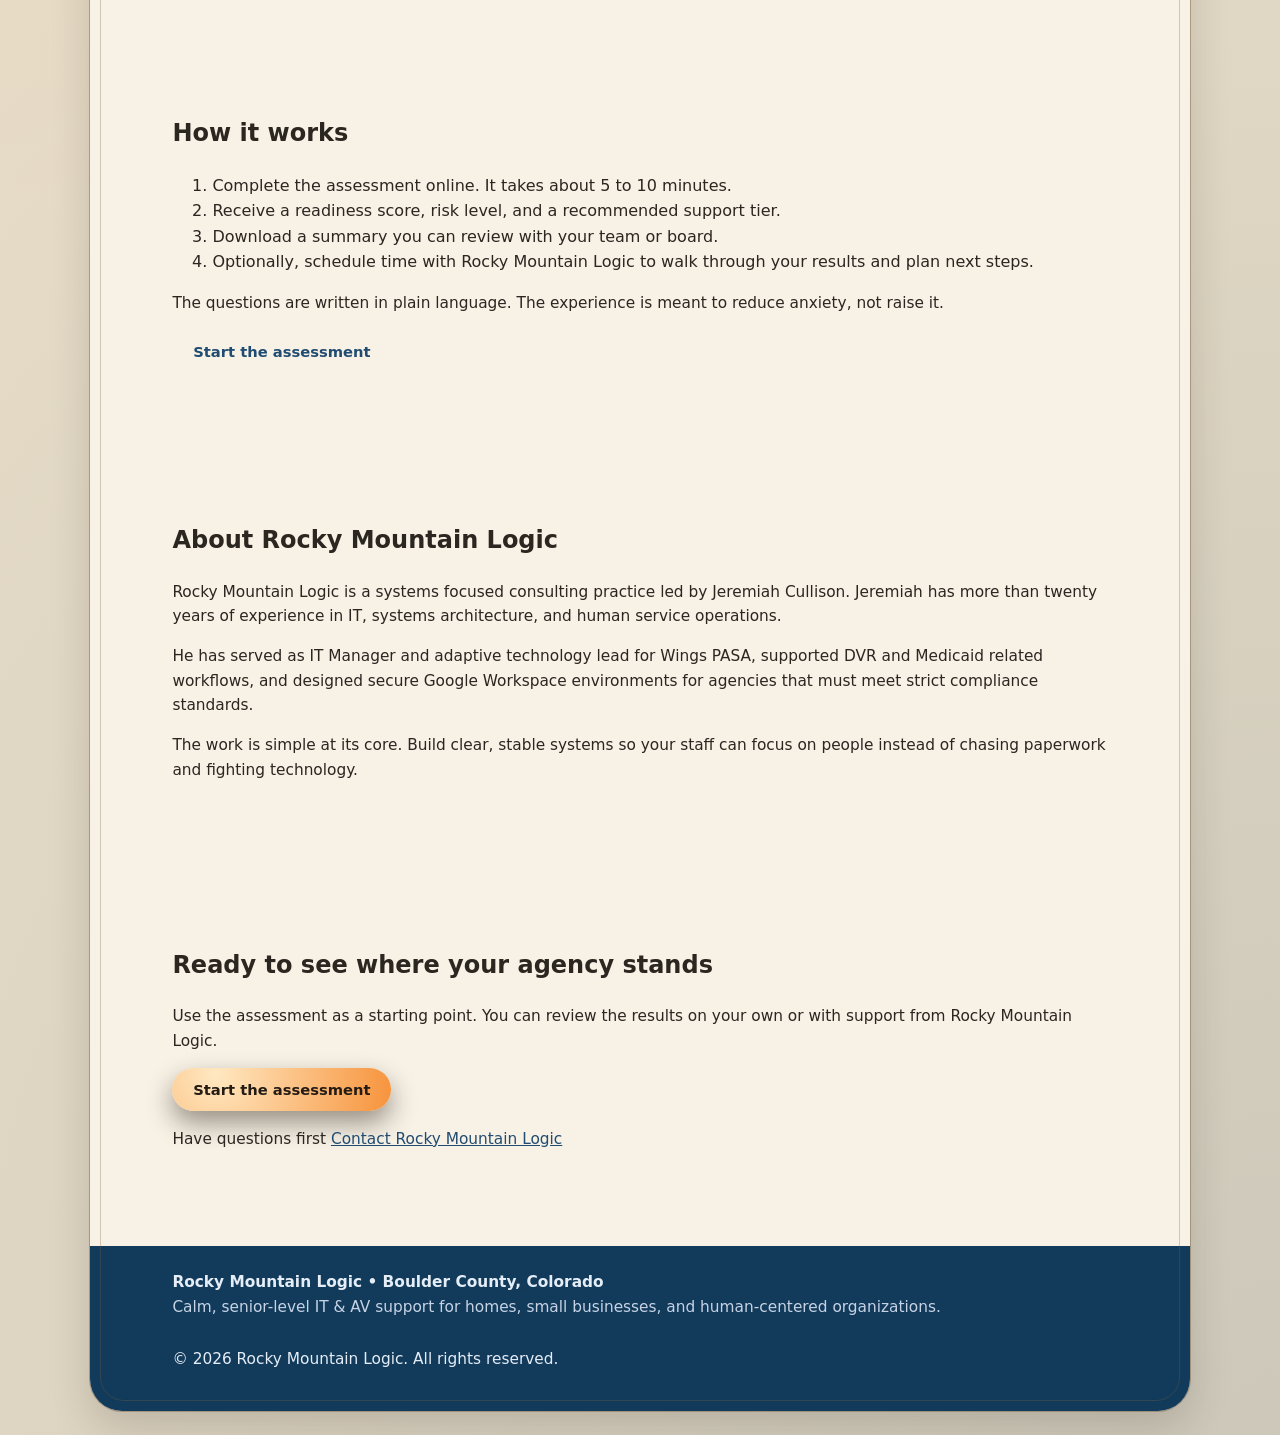
<file: onboarding.html>
<!DOCTYPE html>
<html lang="en">
<head>
  <meta charset="UTF-8" />
  <meta name="viewport" content="width=device-width, initial-scale=1" />
  <title>Agency Readiness &amp; Technology Assessment | Rocky Mountain Logic</title>
  <meta name="description" content="Rocky Mountain Logic offers a calm, structured readiness and technology assessment for PASA agencies, DVR vendors, and human service organizations. See where your systems stand and get a practical plan forward." />
  <link rel="stylesheet" href="css/styles.css" />
</head>
<body>
  <div class="page-frame">
    <a class="skip-link" href="#main-content">Skip to main content</a>

    <header>
      <img
        src="img/rml-logo-color-256.png"
        alt="Rocky Mountain Logic logo"
        class="logo-img"
      />
      <div class="brand-lines">
        <div class="brand-name">Rocky Mountain Logic</div>
        <div class="brand-tagline">Calm, senior-level IT &amp; AV support</div>
      </div>
    </header>

    <main id="main-content">
      <!-- ASSESSMENT HERO -->
      <section class="section hero assessment-hero" aria-labelledby="hero-heading" tabindex="-1">
        <div class="container hero-inner">
          <div class="hero-copy">
            <p class="hero-eyebrow">For PASA, DVR, and human service agencies</p>
            <h1 id="hero-heading">Agency Readiness and Technology Assessment</h1>
            <p class="hero-subtitle">
              A guided onboarding and assessment tool for PASA agencies, DVR vendors, and small human service organizations who want clear structure, sustainable systems, and technology that supports their work.
            </p>
            <p class="hero-body">
              The assessment helps you see your current state across compliance, documentation, Therap usage, DVR workflows, and basic technology hygiene. The goal is clarity and a realistic path forward, not a high-pressure audit.
            </p>

            <div class="hero-actions">
              <a class="btn btn-primary" href="https://agency-readiness.lovable.app/welcome">
                Start the assessment
              </a>
            </div>

            <div class="hero-strip" aria-label="Assessment details">
              <span>Takes about 5 to 10 minutes</span>
              <span class="hero-dot" aria-hidden="true">•</span>
              <span>Receive a score, risk level, and next steps</span>
            </div>
          </div>
        </div>
      </section>

      <!-- WHAT THIS ASSESSMENT DOES -->
      <section class="section rml-section" aria-labelledby="what-heading" tabindex="-1">
        <div class="container">
          <h2 id="what-heading">What this assessment does</h2>
          <p>
            This tool helps you see the current state of your agency in a structured way. It looks at compliance, documentation, Therap setup, DVR or HCBS workflows, administrative systems, and basic technology hygiene.
          </p>
          <p>
            The goal is not to grade you. The goal is to give you a clear picture and a practical path forward.
          </p>
          <ul>
            <li>Readiness score and risk level</li>
            <li>Summary of strengths and areas to strengthen</li>
            <li>Recommended support tier that matches your pace and capacity</li>
            <li>Downloadable summary you can keep for your records</li>
            <li>Option to receive a customized proposal from Rocky Mountain Logic</li>
          </ul>
        </div>
      </section>

      <!-- WHO IT IS FOR -->
      <section class="section rml-section rml-muted" aria-labelledby="who-heading" tabindex="-1">
        <div class="container">
          <h2 id="who-heading">Who it is for</h2>
          <p>This assessment is designed for:</p>
          <ul>
            <li>PASA agencies and agencies seeking PASA approval</li>
            <li>DVR vendors and providers building out service lines</li>
            <li>HCBS day programs and community based programs</li>
            <li>Organizations using Therap or planning to move to Therap</li>
            <li>Small human service organizations that are growing and need more structure</li>
          </ul>
          <p>
            Whether you are just getting started or have been operating for years, this can help you see the full picture of your systems and where small changes will have the most impact.
          </p>
        </div>
      </section>

      <!-- HOW IT WORKS -->
      <section class="section rml-section" aria-labelledby="how-heading" tabindex="-1">
        <div class="container">
          <h2 id="how-heading">How it works</h2>
          <ol>
            <li>Complete the assessment online. It takes about 5 to 10 minutes.</li>
            <li>Receive a readiness score, risk level, and a recommended support tier.</li>
            <li>Download a summary you can review with your team or board.</li>
            <li>Optionally, schedule time with Rocky Mountain Logic to walk through your results and plan next steps.</li>
          </ol>
          <p>
            The questions are written in plain language. The experience is meant to reduce anxiety, not raise it.
          </p>
          <a class="btn btn-secondary" href="https://agency-readiness.lovable.app/welcome">
            Start the assessment
          </a>
        </div>
      </section>

      <!-- ABOUT RML IN THIS CONTEXT -->
      <section class="section rml-section rml-muted" aria-labelledby="about-heading" tabindex="-1">
        <div class="container">
          <h2 id="about-heading">About Rocky Mountain Logic</h2>
          <p>
            Rocky Mountain Logic is a systems focused consulting practice led by Jeremiah Cullison. Jeremiah has more than twenty years of experience in IT, systems architecture, and human service operations.
          </p>
          <p>
            He has served as IT Manager and adaptive technology lead for Wings PASA, supported DVR and Medicaid related workflows, and designed secure Google Workspace environments for agencies that must meet strict compliance standards.
          </p>
          <p>
            The work is simple at its core. Build clear, stable systems so your staff can focus on people instead of chasing paperwork and fighting technology.
          </p>
        </div>
      </section>

      <!-- FINAL CTA -->
      <section class="section rml-section rml-cta" aria-labelledby="cta-heading" tabindex="-1">
        <div class="container">
          <h2 id="cta-heading">Ready to see where your agency stands</h2>
          <p>
            Use the assessment as a starting point. You can review the results on your own or with support from Rocky Mountain Logic.
          </p>
          <a class="btn btn-primary" href="https://agency-readiness.lovable.app/welcome">
            Start the assessment
          </a>
          <p class="cta-secondary">
            Have questions first  
            <a href="mailto:JCullison@RockyMountainLogic.co">Contact Rocky Mountain Logic</a>
          </p>
        </div>
      </section>
    </main>

    <footer class="site-footer">
      <div class="container footer-inner">
        <div class="footer-main">
          <p class="footer-brand">Rocky Mountain Logic &bull; Boulder County, Colorado</p>
          <p class="footer-copy">
            Calm, senior-level IT &amp; AV support for homes, small businesses, and human-centered organizations.
          </p>
        </div>
        <div class="footer-meta">
          <p>&copy; <span id="year"></span> Rocky Mountain Logic. All rights reserved.</p>
        </div>
      </div>
    </footer>
  </div>

  <script src="js/main.js"></script>
</body>
</html>
</file>
<file: css/styles.css>
/*
  Rocky Mountain Logic v1.1
  Mobile-first, “poster on warm paper” aesthetic to match RML art & flyer.
*/

/* ROOT & GLOBAL TOKENS ---------------------------------------------------- */

:root {
  /* Paper + ink palette tuned toward your drawings and flyer */
  --rml-page-bg: #e8ddc8;      /* warm paper outside frame */
  --rml-page-edge: #d1c2a4;
  --rml-bg: #f7f1e6;           /* inner poster background */
  --rml-surface: #fbf7ef;
  --rml-blue: #123a5a;         /* deep ink blue */
  --rml-blue-soft: #214c71;
  --rml-orange: #f7933c;       /* warm orange accent */
  --rml-plum: #5e4368;         /* subtle secondary for future use */
  --rml-text: #2c2621;
  --rml-text-muted: #5e5550;
  --rml-border-subtle: #d2c5b4;
  --rml-shadow-soft: 0 18px 40px rgba(40, 27, 14, 0.16);
  --rml-radius-lg: 24px;
  --rml-radius-md: 16px;
  --rml-radius-pill: 999px;
  --rml-focus-ring: 0 0 0 3px rgba(247, 147, 60, 0.65);
}

*,
*::before,
*::after {
  box-sizing: border-box;
}

html {
  scroll-behavior: smooth;
}

body {
  margin: 0;
  min-height: 100vh;
  font-family: system-ui, -apple-system, BlinkMacSystemFont, "Segoe UI", sans-serif;
  color: var(--rml-text);
  background-color: var(--rml-page-bg);
  background-image:
    radial-gradient(circle at top left, rgba(247, 147, 60, 0.18), transparent 55%),
    radial-gradient(circle at bottom right, rgba(18, 58, 90, 0.13), transparent 60%);
  line-height: 1.6;
}

/* PAGE FRAME / POSTER ----------------------------------------------------- */

.page-frame {
  max-width: 1100px;
  margin: 1.75rem auto 1.5rem;
  padding: 0;
  background-color: var(--rml-bg);
  border-radius: 32px;
  box-shadow:
    0 0 0 1px rgba(123, 97, 67, 0.45),
    var(--rml-shadow-soft);
  overflow: hidden;
  position: relative;
}

.page-frame::before {
  /* thin inner border like a print margin */
  content: "";
  position: absolute;
  inset: 10px;
  border-radius: 24px;
  border: 1px solid rgba(123, 97, 67, 0.3);
  pointer-events: none;
}

/* ACCESSIBILITY HELPERS --------------------------------------------------- */

.skip-link {
  position: absolute;
  left: -999px;
  top: 0;
  padding: 0.5rem 1rem;
  background-color: var(--rml-blue);
  color: #ffffff;
  z-index: 1000;
  border-radius: 0 0 var(--rml-radius-md) var(--rml-radius-md);
}

.skip-link:focus {
  left: 0.5rem;
}

/* Focus styles for interactive elements */
a:focus-visible,
button:focus-visible,
input:focus-visible,
textarea:focus-visible,
select:focus-visible {
  outline: none;
  box-shadow: var(--rml-focus-ring);
}

/* LAYOUT UTILITIES -------------------------------------------------------- */

.container {
  width: 100%;
  max-width: 980px;
  margin: 0 auto;
  padding: 0 1.4rem;
}

.section {
  padding: 3.5rem 0;
}

.section-header {
  margin-bottom: 2rem;
}

.section-header h2 {
  font-size: 1.6rem;
  margin: 0 0 0.5rem;
  color: var(--rml-blue);
}

.section-intro {
  margin: 0;
  color: var(--rml-text-muted);
  font-size: 0.98rem;
}

/* HEADER ------------------------------------------------------------ */

/* Turn the bare <header> into the sticky bar the design expects */
header {
  background: linear-gradient(
      90deg,
      rgba(247, 147, 60, 0.16),
      transparent 18%,
      transparent 82%,
      rgba(18, 58, 90, 0.16)
    ),
    var(--rml-surface);
  position: sticky;
  top: 0;
  z-index: 50;
  box-shadow: 0 1px 0 rgba(140, 113, 86, 0.55);
  padding: 0.75rem 1.4rem;
  display: flex;
  align-items: center;
  gap: 0.9rem;
}

/* Logo image in the header */
header .logo-img {
  width: 2.8rem;
  height: 2.8rem;
  border-radius: 999px;
  box-shadow: 0 10px 24px rgba(28, 26, 21, 0.55);
  object-fit: cover;
  flex-shrink: 0;
}

/* Brand text stack next to logo */
.brand-lines {
  display: flex;
  flex-direction: column;
}

.brand-name {
  font-weight: 600;
  font-size: 1.02rem;
  letter-spacing: 0.04em;
  text-transform: uppercase;
  color: var(--rml-blue);
}

.brand-tagline {
  font-size: 0.78rem;
  color: var(--rml-text-muted);
}

/* HOME HERO STYLES -------------------------------------------------------- */

.hero {
  padding-top: 2.8rem;
  padding-bottom: 3.6rem;
}

.hero-inner {
  display: grid;
  grid-template-columns: minmax(0, 1.75fr);
  gap: 2.5rem;
}

.hero-eyebrow {
  font-size: 0.82rem;
  text-transform: uppercase;
  letter-spacing: 0.12em;
  color: var(--rml-text-muted);
  margin: 0 0 0.6rem;
}

.hero-copy h1 {
  font-size: 2rem;
  margin: 0 0 0.75rem;
  color: var(--rml-blue);
}

.hero-subtitle {
  margin: 0 0 0.75rem;
  font-size: 1rem;
  color: var(--rml-text-muted);
}

.hero-body {
  margin: 0 0 1.5rem;
  font-size: 0.98rem;
}

.hero-actions {
  display: flex;
  flex-wrap: wrap;
  align-items: center;
  gap: 0.75rem;
  margin-bottom: 1.2rem;
}

.hero-strip {
  display: inline-flex;
  flex-wrap: wrap;
  align-items: center;
  gap: 0.35rem;
  padding: 0.4rem 0.9rem;
  background-color: var(--rml-surface);
  border-radius: var(--rml-radius-pill);
  box-shadow: var(--rml-shadow-soft);
  font-size: 0.82rem;
  color: var(--rml-blue-soft);
}

.hero-dot {
  opacity: 0.75;
}

/* HERO VISUAL & ASIDE ----------------------------------------------------- */

.hero-visual {
  display: grid;
  gap: 1.1rem;
}

.hero-art {
  margin: 0;
  border-radius: var(--rml-radius-lg);
  overflow: hidden;
  background-color: #f3e7d8;
  box-shadow: var(--rml-shadow-soft);
  border: 1px solid rgba(120, 92, 58, 0.6);
}

.hero-art img {
  display: block;
  width: 100%;
  height: auto;
}

.hero-art-caption {
  margin: 0;
  padding: 0.65rem 0.85rem 0.75rem;
  font-size: 0.82rem;
  color: var(--rml-text-muted);
  background: linear-gradient(to right, #f3e7d8, #f7f1e6);
}

/* HERO ASIDE CARD (used in current markup) */
.hero-aside {
  padding: 1.05rem 1rem;
  border-radius: var(--rml-radius-lg);
  background: linear-gradient(145deg, #273a55, #1a283e);
  color: #e8edf4;
  box-shadow: var(--rml-shadow-soft);
  border: 1px solid rgba(7, 19, 33, 0.65);
}

.hero-aside-heading {
  font-size: 1.02rem;
  margin-top: 0;
  margin-bottom: 0.75rem;
}

.hero-list {
  list-style: none;
  padding-left: 0;
  margin: 0;
  font-size: 0.9rem;
}

.hero-list li {
  display: flex;
  align-items: flex-start;
  gap: 0.4rem;
  margin-bottom: 0.5rem;
}

.hero-list li::before {
  content: "•";
  color: var(--rml-orange);
  margin-top: 0.1rem;
}

/* CHAT PLACEHOLDER -------------------------------------------------------- */

.chat-widget-placeholder {
  margin-top: 0.6rem;
  padding: 0.7rem 0.8rem;
  border-radius: 0.75rem;
  background-color: #f3e7d8;
  border: 1px dashed rgba(120, 92, 58, 0.7);
  font-size: 0.8rem;
  color: var(--rml-text-muted);
}

/* BUTTONS ----------------------------------------------------------------- */

.btn {
  display: inline-flex;
  align-items: center;
  justify-content: center;
  padding: 0.6rem 1.3rem;
  border-radius: var(--rml-radius-pill);
  border: none;
  font-size: 0.92rem;
  font-weight: 600;
  cursor: pointer;
  text-decoration: none;
  transition: transform 0.12s ease, box-shadow 0.12s ease, background-color 0.12s ease, color 0.12s ease;
}

.btn-primary {
  background: radial-gradient(circle at 20% 15%, #ffe8c1, #f7933c);
  color: #241c14;
  box-shadow: 0 12px 26px rgba(40, 27, 14, 0.45);
}

.btn-primary:hover {
  transform: translateY(-1px);
  box-shadow: 0 16px 32px rgba(40, 27, 14, 0.55);
}

.btn-primary:active {
  transform: translateY(0);
  box-shadow: 0 7px 16px rgba(40, 27, 14, 0.45);
}

/* SERVICE TILE GRID ------------------------------------------------------- */

.services {
  background:
    radial-gradient(circle at top left, rgba(247, 147, 60, 0.08), transparent 55%),
    radial-gradient(circle at top right, rgba(18, 58, 90, 0.07), transparent 55%);
}

.services-grid {
  display: grid;
  grid-template-columns: minmax(0, 1fr);
  gap: 1.4rem;
}

.service-card {
  background-color: var(--rml-surface);
  border-radius: var(--rml-radius-md);
  padding: 1.4rem 1.25rem;
  box-shadow: var(--rml-shadow-soft);
  border: 1px solid rgba(120, 92, 58, 0.4);
  position: relative;
  overflow: hidden;
}

.service-card::before {
  /* subtle “colored pencil” corner accent */
  content: "";
  position: absolute;
  inset: 0;
  background:
    linear-gradient(135deg, rgba(247, 147, 60, 0.22), transparent 55%),
    linear-gradient(-45deg, rgba(18, 58, 90, 0.12), transparent 60%);
  mix-blend-mode: multiply;
  opacity: 0.65;
  pointer-events: none;
}

.service-card h3 {
  margin: 0 0 0.5rem;
  font-size: 1.05rem;
  color: var(--rml-blue-soft);
  position: relative;
}

.service-card p {
  margin: 0;
  font-size: 0.94rem;
  color: var(--rml-text-muted);
  position: relative;
}

/* ABOUT SECTION ----------------------------------------------------------- */

.about-inner {
  display: grid;
  grid-template-columns: minmax(0, 1.6fr);
  gap: 2rem;
}

.about-main p {
  margin-top: 0;
  margin-bottom: 0.85rem;
}

.about-aside {
  background-color: var(--rml-surface);
  border-radius: var(--rml-radius-md);
  padding: 1.15rem 1.15rem 1.2rem;
  box-shadow: var(--rml-shadow-soft);
  border: 1px solid rgba(120, 92, 58, 0.45);
}

.about-aside h3 {
  margin-top: 0;
  margin-bottom: 0.75rem;
  font-size: 1.02rem;
  color: var(--rml-blue-soft);
}

.values-list {
  list-style: none;
  padding: 0;
  margin: 0;
  font-size: 0.92rem;
}

.values-list li {
  margin-bottom: 0.65rem;
}

.value-label {
  display: block;
  font-weight: 600;
}

.value-desc {
  display: block;
  color: var(--rml-text-muted);
  font-size: 0.9rem;
}

/* CONTACT SECTION --------------------------------------------------------- */

.contact {
  background-color: #efe3d1;
}

.contact-inner {
  display: flex;
  flex-direction: column;
  gap: 2rem;
}

.contact-layout {
  display: grid;
  grid-template-columns: minmax(0, 1fr);
  gap: 1.8rem;
}

.contact-form {
  background-color: var(--rml-surface);
  border-radius: var(--rml-radius-md);
  padding: 1.5rem 1.4rem;
  box-shadow: var(--rml-shadow-soft);
  border: 1px solid rgba(120, 92, 58, 0.5);
}

.field-group {
  margin-bottom: 1rem;
}

.field-group label,
.field-group legend {
  display: block;
  font-size: 0.9rem;
  font-weight: 600;
  margin-bottom: 0.35rem;
  color: var(--rml-blue-soft);
}

.required-indicator {
  color: var(--rml-orange);
  margin-left: 0.18rem;
}

input[type="text"],
input[type="email"],
input[type="tel"],
textarea,
select {
  width: 100%;
  padding: 0.5rem 0.6rem;
  border-radius: 0.65rem;
  border: 1px solid var(--rml-border-subtle);
  font-size: 0.94rem;
  font-family: inherit;
  color: var(--rml-text);
  background-color: #ffffff;
}

textarea {
  resize: vertical;
  min-height: 140px;
}

input::placeholder,
textarea::placeholder {
  color: #a39a91;
}

.choice-group {
  display: flex;
  flex-direction: column;
  gap: 0.35rem;
}

.choice-item {
  display: flex;
  align-items: center;
  gap: 0.4rem;
  font-size: 0.9rem;
}

.choice-item input[type="radio"] {
  accent-color: var(--rml-orange);
}

.form-status {
  min-height: 1.1rem;
  margin: 0.4rem 0 0.2rem;
  font-size: 0.85rem;
  color: var(--rml-blue-soft);
}

.contact-note {
  margin-top: 0.6rem;
  font-size: 0.85rem;
  color: var(--rml-text-muted);
}

.contact-aside {
  font-size: 0.94rem;
  color: var(--rml-text-muted);
}

.contact-aside h3 {
  margin-top: 0;
  margin-bottom: 0.6rem;
  font-size: 1.02rem;
  color: var(--rml-blue-soft);
}

/* KNOWLEDGE BASE SECTION -------------------------------------------------- */

.knowledge-base {
  background: radial-gradient(circle at bottom, rgba(18, 58, 90, 0.12), transparent 60%);
}

.kb-cards {
  display: grid;
  grid-template-columns: minmax(0, 1fr);
  gap: 1.3rem;
  margin-top: 1.5rem;
}

.kb-card {
  background-color: var(--rml-surface);
  border-radius: var(--rml-radius-md);
  padding: 1.2rem 1.2rem;
  box-shadow: var(--rml-shadow-soft);
  border: 1px solid rgba(120, 92, 58, 0.45);
}

.kb-card h3 {
  margin-top: 0;
  margin-bottom: 0.5rem;
  font-size: 1rem;
  color: var(--rml-blue-soft);
}

.kb-card ul {
  margin: 0;
  padding-left: 1.1rem;
  font-size: 0.9rem;
  color: var(--rml-text-muted);
}

/* FOOTER ------------------------------------------------------------------ */

.site-footer {
  background-color: var(--rml-blue);
  color: #e5edf6;
  padding: 1.5rem 0;
  margin-top: 1rem;
}

.footer-inner {
  display: flex;
  flex-direction: column;
  gap: 0.75rem;
  font-size: 0.86rem;
}

.footer-brand {
  margin: 0;
  font-weight: 600;
}

.footer-copy {
  margin: 0;
  color: #c6d3e5;
}

.footer-meta {
  margin: 0;
}

/* TYPOGRAPHY & LINKS ------------------------------------------------------ */

p {
  font-size: 0.96rem;
}

a {
  color: var(--rml-blue-soft);
}

a:hover {
  text-decoration: underline;
}

/* RESPONSIVE BREAKPOINTS -------------------------------------------------- */

@media (min-width: 640px) {
  .hero-inner {
    grid-template-columns: minmax(0, 1.6fr) minmax(0, 1.1fr);
    align-items: flex-start;
  }

  .services-grid {
    grid-template-columns: repeat(2, minmax(0, 1fr));
  }

  .kb-cards {
    grid-template-columns: repeat(2, minmax(0, 1fr));
  }

  .contact-layout {
    grid-template-columns: minmax(0, 1.25fr) minmax(0, 0.9fr);
  }

  .about-inner {
    grid-template-columns: minmax(0, 1.6fr) minmax(0, 1.1fr);
  }
}

@media (min-width: 900px) {
  .section {
    padding: 4rem 0;
  }

  .hero-copy h1 {
    font-size: 2.25rem;
  }

  header {
    padding: 0.8rem 1.8rem;
  }

  .services-grid {
    grid-template-columns: repeat(3, minmax(0, 1fr));
  }
}
</file>
